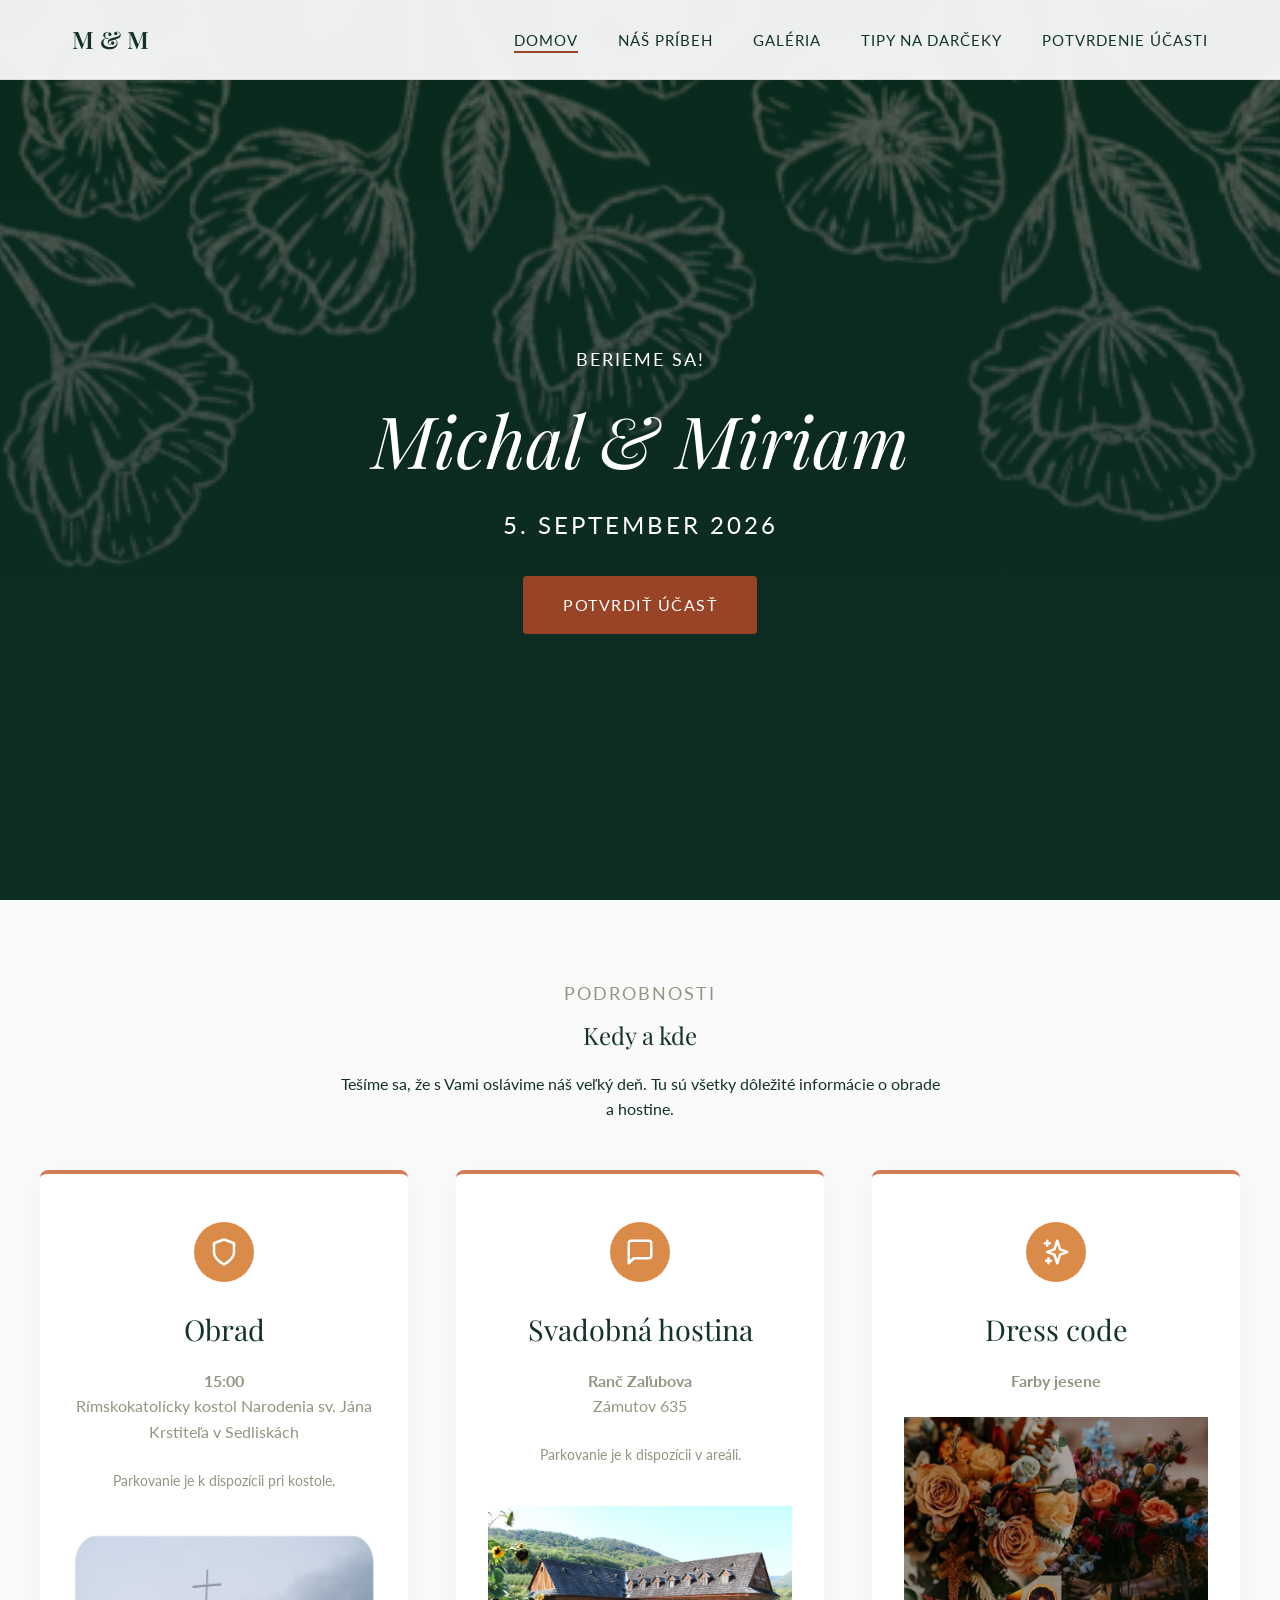
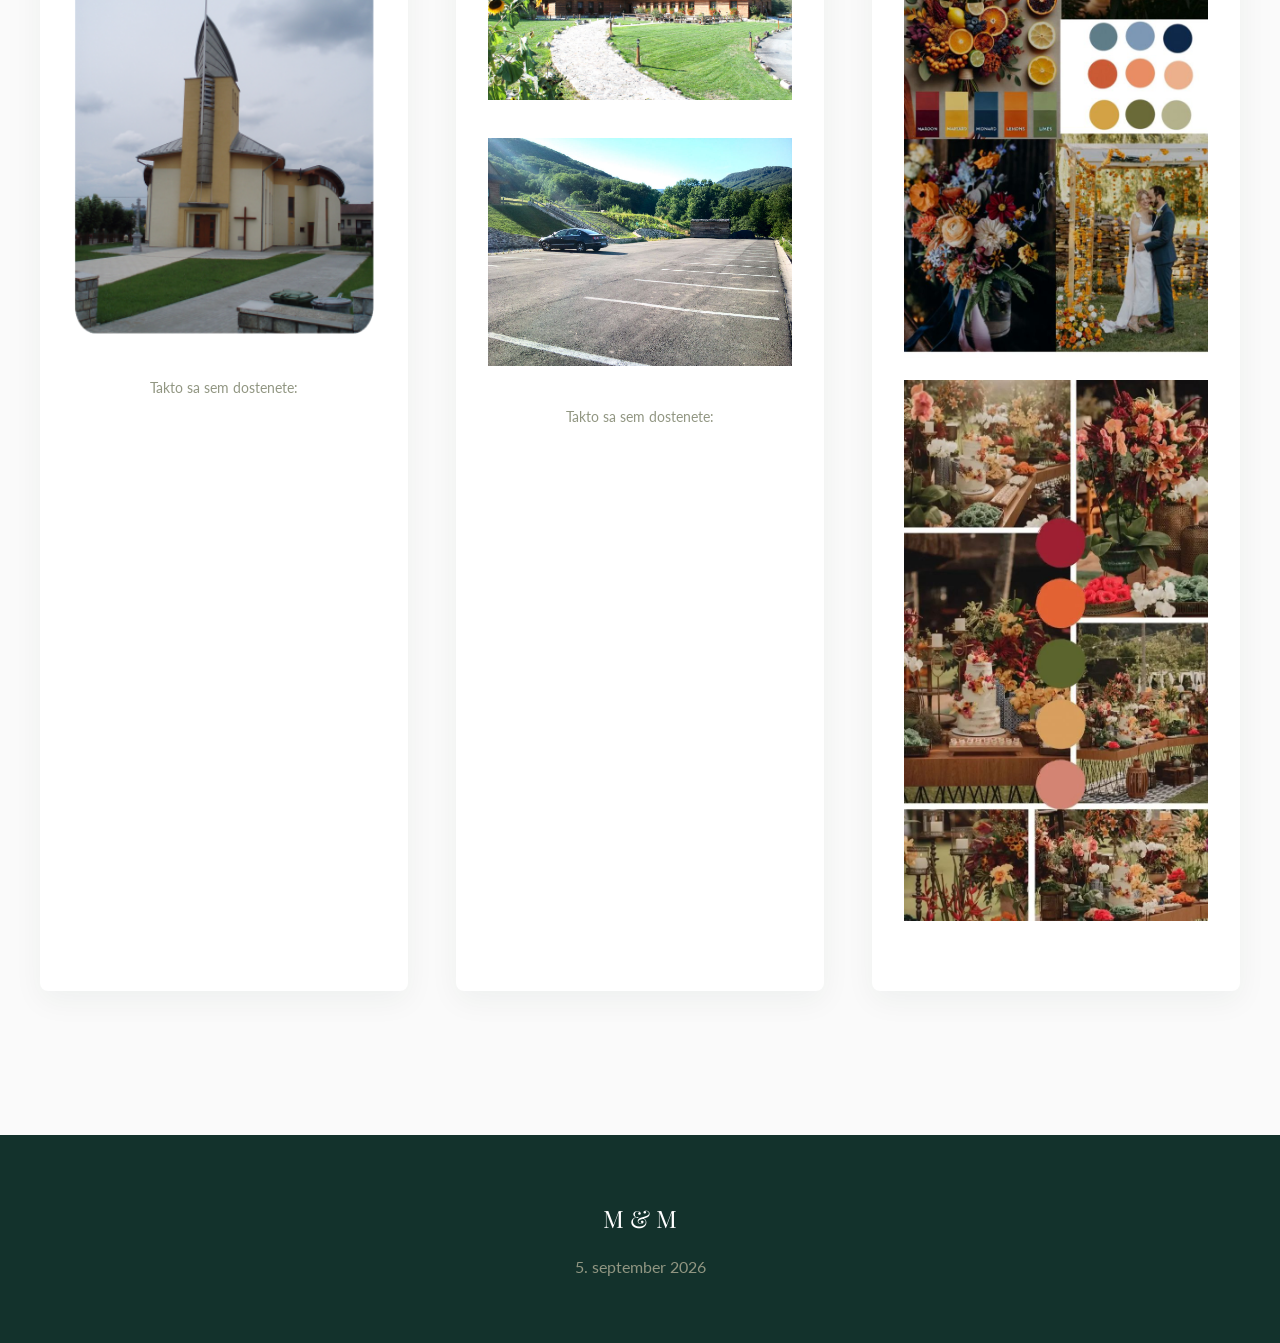
<file: index.html>
<!DOCTYPE html>
<html lang="sk">
<head>
  <meta charset="UTF-8">
  <meta name="viewport" content="width=device-width, initial-scale=1.0">
  <title>Michal & Miriam | Náš veľký deň</title>
  <meta name="description" content="Join us to celebrate the wedding of Michal and Miriam. Find all details about the ceremony and dinner.">
  <link rel="stylesheet" href="css/style.css">
</head>
<body>
  
  <nav class="navbar">
    <div class="container nav-container">
      <a href="index.html" class="logo">M & M</a>
      <button class="hamburger" aria-label="Menu">
        <span></span>
        <span></span>
        <span></span>
      </button>
      <ul class="nav-links">
        <li><a href="index.html" class="nav-link active">Domov</a></li>
        <li><a href="story.html" class="nav-link">Náš príbeh</a></li>
        <li><a href="gallery.html" class="nav-link">Galéria</a></li>
        <li><a href="gifts.html" class="nav-link">Tipy na darčeky</a></li>
        <li><a href="rsvp.html" class="nav-link">Potvrdenie účasti</a></li>
      </ul>
    </div>
  </nav>

  <header class="hero">
    <img src="pictures/uvodnastranka.png" alt="Wedding Couple" class="hero-bg">
    <div class="hero-overlay"></div>
    <div class="hero-content">
      <span class="subtitle" style="color: white;">Berieme sa!</span>
      <h1>Michal & Miriam</h1>
      <p class="hero-date">5. september 2026</p>
      <a href="rsvp.html" class="btn btn-accent">Potvrdiť účasť</a>
    </div>
  </header>

  <section class="section container">
    <div class="text-center animate-on-scroll">
      <span class="subtitle">Podrobnosti</span>
      <h2>Kedy a kde</h2>
      <p style="max-width: 600px; margin: 0 auto;">Tešíme sa, že s Vami oslávime náš veľký deň. Tu sú všetky dôležité informácie o obrade a hostine.</p>
    </div>

    <div class="info-grid animate-on-scroll">
      <!-- Ceremony -->
      <div class="info-card">
        <div class="icon-wrapper">
          <svg fill="none" stroke="currentColor" viewBox="0 0 24 24" xmlns="http://www.w3.org/2000/svg"><path stroke-linecap="round" stroke-linejoin="round" stroke-width="2" d="M12 22s8-4 8-10V5l-8-3-8 3v7c0 6 8 10 8 10z"></path></svg>
        </div>
        <h3>Obrad</h3>
        <p><strong>15:00</strong><br>Rímskokatolícky kostol Narodenia sv. Jána Krstiteľa v Sedliskách</p>
        <p style="font-size: 0.9rem; margin-top: 1rem;"> Parkovanie je k dispozícii pri kostole.</p>
        <img src="pictures/kostol.png" alt="Church" style="width: 100%; height: auto; margin: 1rem 0;">
        <p style="font-size: 0.9rem; margin-top: 1rem;">Takto sa sem dostenete:</p>
        <iframe src="https://www.google.com/maps?q=48.9046900,21.7235092&hl=en&z=15&output=embed" width="100%" height="400" style="border:0; margin: 1rem 0;" allowfullscreen="" loading="lazy"></iframe>
      </div>

      <!-- Dinner -->
      <div class="info-card">
        <div class="icon-wrapper">
          <svg fill="none" stroke="currentColor" viewBox="0 0 24 24" xmlns="http://www.w3.org/2000/svg"><path stroke-linecap="round" stroke-linejoin="round" stroke-width="2" d="M21 15a2 2 0 01-2 2H7l-4 4V5a2 2 0 012-2h14a2 2 0 012 2v10z"></path></svg>
        </div>
        <h3>Svadobná hostina</h3>
        <p><strong>Ranč Zaľubova</strong><br>Zámutov 635</p>
        <p style="font-size: 0.9rem; margin-top: 1rem;">Parkovanie je k dispozícii v areáli.</p>
        <img src="pictures/ranczalubova.jpg" alt="Ranch Zaľubova" style="width: 100%; height: auto; margin: 1rem 0;">
        <img src="pictures/zalubovaparkovanie.jpg" alt="Parking Zaľubova" style="width: 100%; height: auto; margin: 1rem 0;">
        <p style="font-size: 0.9rem; margin-top: 1rem;">Takto sa sem dostenete:</p>
        <iframe src="https://www.google.com/maps?q=48.9014,21.5214&hl=en&z=15&output=embed" width="100%" height="400" style="border:0; margin: 1rem 0;" allowfullscreen="" loading="lazy"></iframe>
      </div>
      
      <!-- Dress Code -->
      <div class="info-card">        <div class="icon-wrapper">
          <svg fill="none" stroke="currentColor" viewBox="0 0 24 24" xmlns="http://www.w3.org/2000/svg"><path stroke-linecap="round" stroke-linejoin="round" stroke-width="2" d="M5 3v4M3 5h4M6 17v4m-2-2h4m5-16l2.286 6.857L21 12l-5.714 2.143L13 21l-2.286-6.857L5 12l5.714-2.143L13 3z"></path></svg>
        </div>        <h3>Dress code</h3>
        <p><strong>Farby jesene</strong></p>
        <img src="pictures/colorpalete.jpeg" alt="Color Palette" style="width: 100%; height: auto;">
        <img src="pictures/colorpalete2.jpeg" alt="Color Palette 2" style="width: 100%; height: auto; margin: 1rem 0;">
      </div>
    </div>
  </section>

  <footer class="footer">
    <h2>M & M</h2>
    <p>5. september 2026</p>
  </footer>

  <script src="js/main.js"></script>
</body>
</html>
</file>
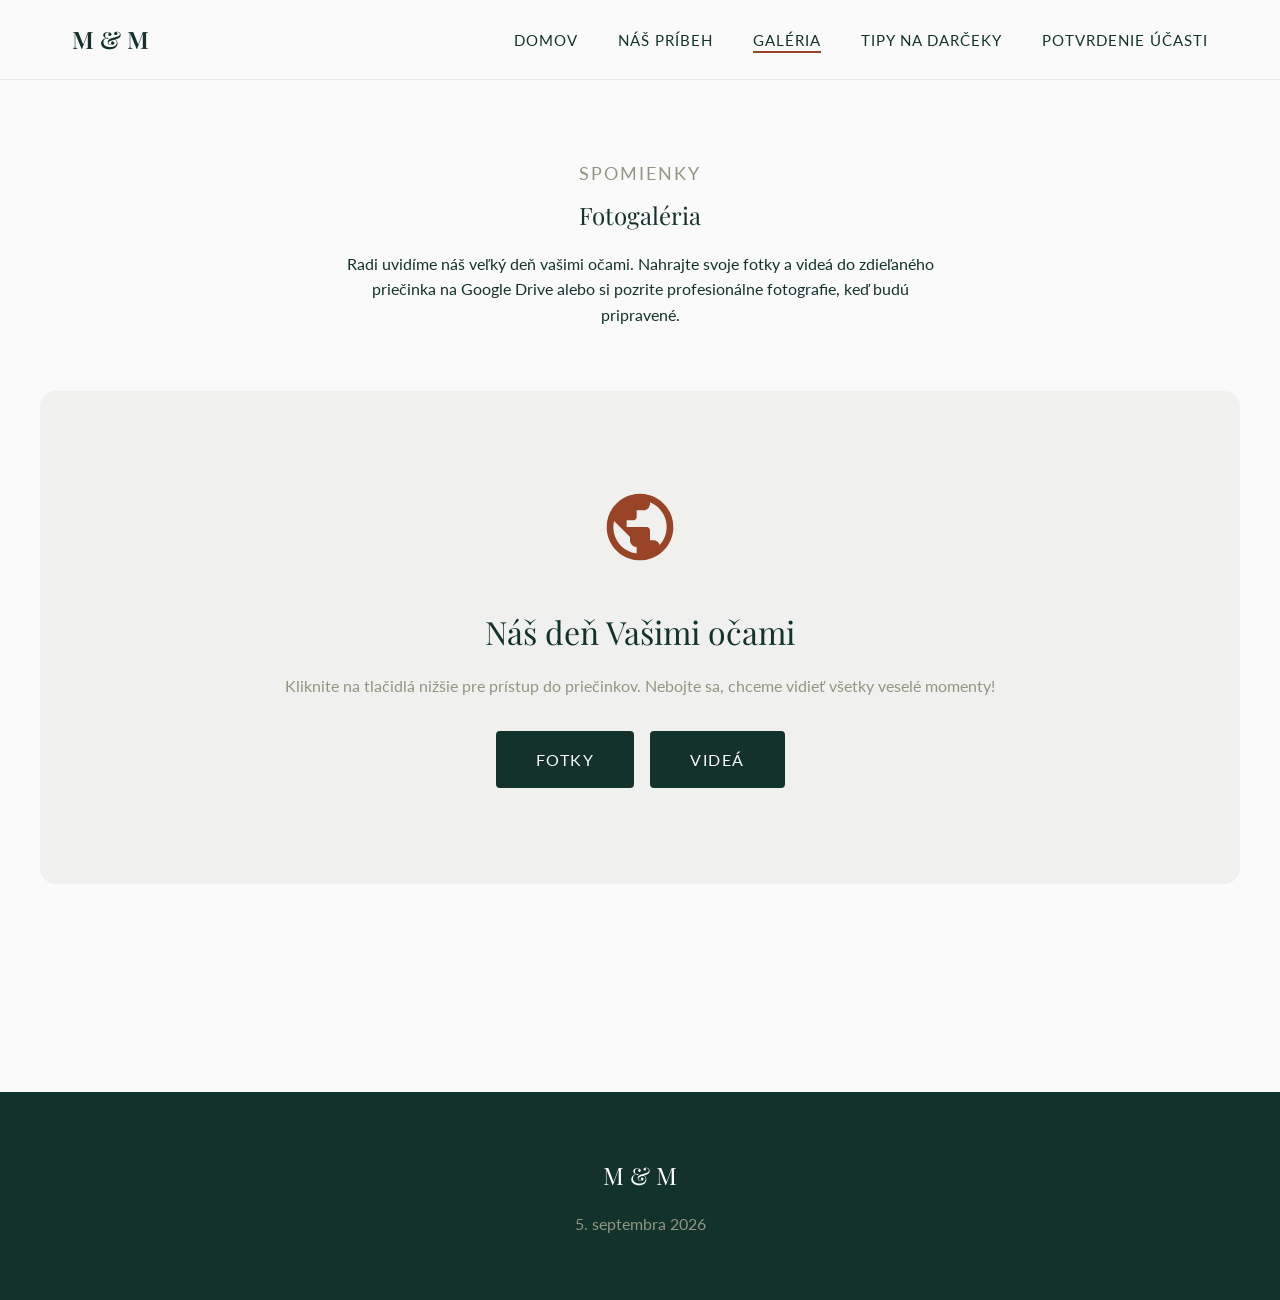
<file: gallery.html>
<!DOCTYPE html>
<html lang="sk">
<head>
  <meta charset="UTF-8">
  <meta name="viewport" content="width=device-width, initial-scale=1.0">
  <title>Galéria | Michal & Miriam</title>
  <meta name="description" content="Prezrite si a zdieľajte fotografie zo svadby Michala a Miriam.">
  <link rel="stylesheet" href="css/style.css">
</head>
<body>
  
  <nav class="navbar">
    <div class="container nav-container">
      <a href="index.html" class="logo">M & M</a>
      <button class="hamburger" aria-label="Menu">
        <span></span>
        <span></span>
        <span></span>
      </button>
      <ul class="nav-links">
        <li><a href="index.html" class="nav-link">Domov</a></li>
        <li><a href="story.html" class="nav-link">Náš príbeh</a></li>
        <li><a href="gallery.html" class="nav-link active">Galéria</a></li>
        <li><a href="gifts.html" class="nav-link">Tipy na darčeky</a></li>
        <li><a href="rsvp.html" class="nav-link">Potvrdenie účasti</a></li>
      </ul>
    </div>
  </nav>

  <section class="section container" style="margin-top: var(--nav-height);">
    <div class="text-center animate-on-scroll">
      <span class="subtitle">Spomienky</span>
      <h2>Fotogaléria</h2>
      <p style="max-width: 600px; margin: 0 auto;">Radi uvidíme náš veľký deň vašimi očami. Nahrajte svoje fotky a videá do zdieľaného priečinka na Google Drive alebo si pozrite profesionálne fotografie, keď budú pripravené.</p>
    </div>

    <div class="drive-section animate-on-scroll">
      <div class="drive-icon">
        <svg fill="currentColor" viewBox="0 0 24 24" style="width: 80px; height: 80px;"><path d="M12 2C6.48 2 2 6.48 2 12s4.48 10 10 10 10-4.48 10-10S17.52 2 12 2zm-1 17.93c-3.95-.49-7-3.85-7-7.93 0-.62.08-1.21.21-1.79L9 15v1c0 1.1.9 2 2 2v1.93zm6.9-2.54c-.26-.81-1-1.39-1.9-1.39h-1v-3c0-.55-.45-1-1-1H8v-2h2c.55 0 1-.45 1-1V7h2c1.1 0 2-.9 2-2v-.41c2.93 1.19 5 4.06 5 7.41 0 2.08-.8 3.97-2.1 5.39z"/></svg>
      </div>
      <h3 style="font-family: var(--font-heading); font-size: 2rem; margin-bottom: 1rem;">Náš deň Vašimi očami</h3>
      <p style="margin-bottom: 2rem; color: var(--sage-green);">Kliknite na tlačidlá nižšie pre prístup do priečinkov. Nebojte sa, chceme vidieť všetky veselé momenty!</p>
      <div style="display: flex; gap: 1rem; justify-content: center; flex-wrap: wrap;">
        <a href="https://drive.google.com/drive/folders/1PjjcN_DR-vE0LJHOYKn3tFgPE0U0i2hJ?usp=sharing" target="_blank" rel="noopener noreferrer" class="btn btn-primary">Fotky</a>
        <a href="https://drive.google.com/drive/folders/1iJc8sBJ5Gop-hXyP0GYcvKCzm0UPJw4Z?usp=sharing" target="_blank" rel="noopener noreferrer" class="btn btn-primary">Videá</a>
      </div>
    </div>
  </section>

  <footer class="footer">
    <h2>M & M</h2>
    <p>5. septembra 2026</p>
  </footer>

  <script src="js/main.js"></script>
</body>
</html>
</file>
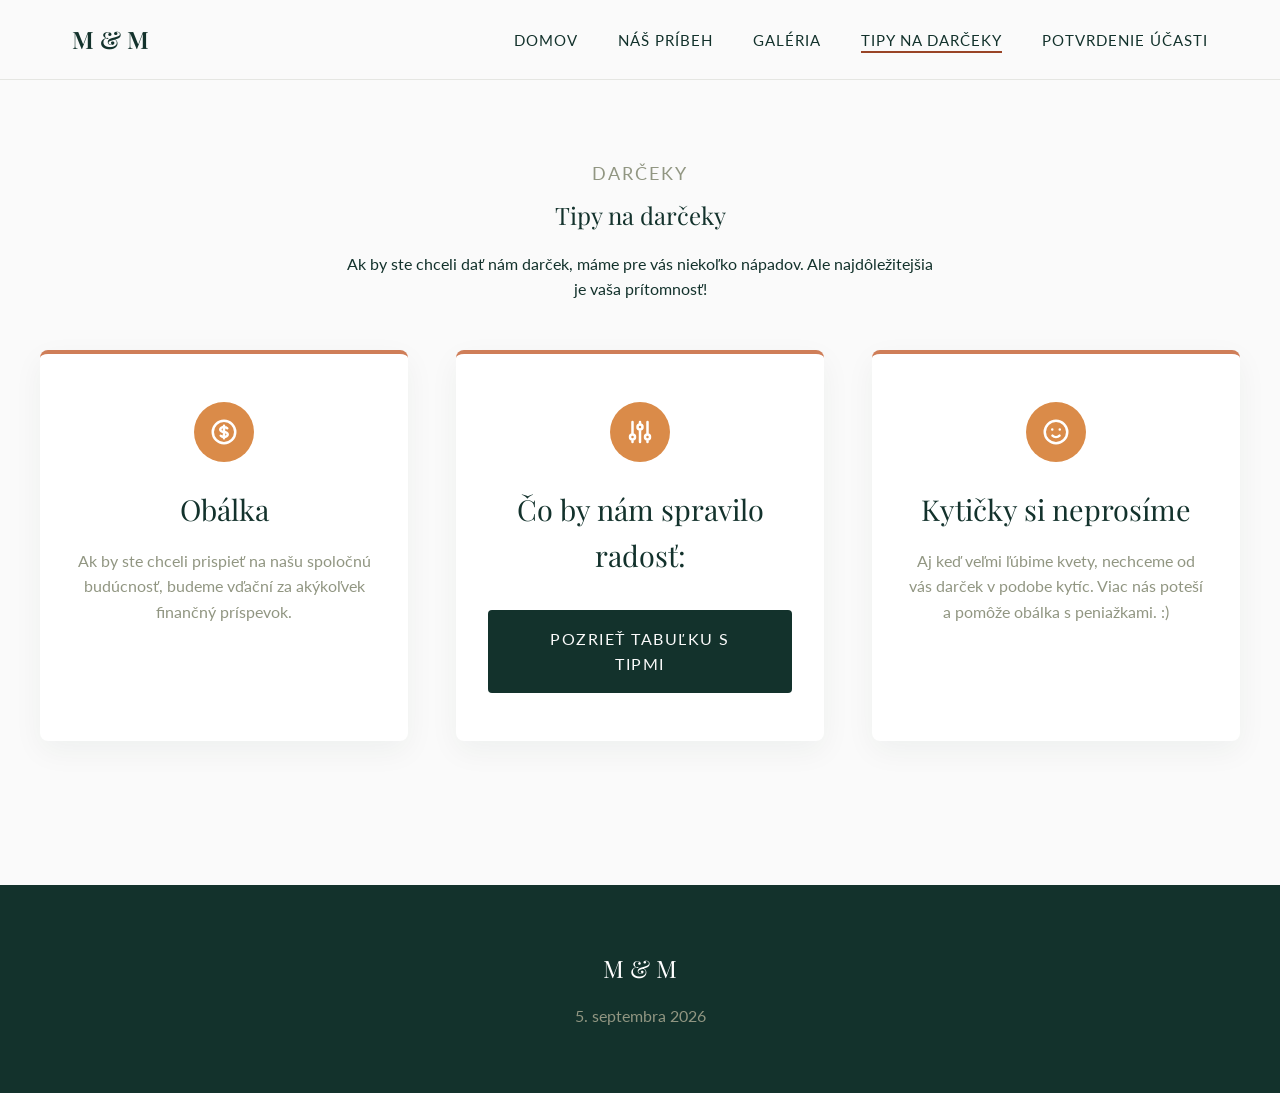
<file: gifts.html>
<!DOCTYPE html>
<html lang="sk">
<head>
  <meta charset="UTF-8">
  <meta name="viewport" content="width=device-width, initial-scale=1.0">
  <title>Tipy na darčeky | Michal & Miriam</title>
  <meta name="description" content="Nápady na darčeky pre svadbu Michala a Miriam.">
  <link rel="stylesheet" href="css/style.css">
</head>
<body>
  
  <nav class="navbar">
    <div class="container nav-container">
      <a href="index.html" class="logo">M & M</a>
      <button class="hamburger" aria-label="Menu">
        <span></span>
        <span></span>
        <span></span>
      </button>
      <ul class="nav-links">
        <li><a href="index.html" class="nav-link">Domov</a></li>
        <li><a href="story.html" class="nav-link">Náš príbeh</a></li>
        <li><a href="gallery.html" class="nav-link">Galéria</a></li>
        <li><a href="gifts.html" class="nav-link active">Tipy na darčeky</a></li>
        <li><a href="rsvp.html" class="nav-link">Potvrdenie účasti</a></li>
      </ul>
    </div>
  </nav>

  <section class="section container" style="margin-top: var(--nav-height);">
    <div class="text-center animate-on-scroll">
      <span class="subtitle">Darčeky</span>
      <h2>Tipy na darčeky</h2>
      <p style="max-width: 600px; margin: 0 auto;">Ak by ste chceli dať nám darček, máme pre vás niekoľko nápadov. Ale najdôležitejšia je vaša prítomnosť! </p>
    </div>

    <div class="info-grid animate-on-scroll">
      <div class="info-card">
        <div class="icon-wrapper">
          <svg fill="none" stroke="currentColor" viewBox="0 0 24 24" xmlns="http://www.w3.org/2000/svg"><path stroke-linecap="round" stroke-linejoin="round" stroke-width="2" d="M12 8c-1.657 0-3 .895-3 2s1.343 2 3 2 3 .895 3 2-1.343 2-3 2m0-8c1.11 0 2.08.402 2.599 1M12 8V7m0 1v8m0 0v1m0-1c-1.11 0-2.08-.402-2.599-1M21 12a9 9 0 11-18 0 9 9 0 0118 0z"></path></svg>
        </div>
        <h3>Obálka</h3>
        <p>Ak by ste chceli prispieť na našu spoločnú budúcnosť, budeme vďační za akýkoľvek finančný príspevok.</p>
      </div>

      <div class="info-card">
        <div class="icon-wrapper">
          <svg fill="none" stroke="currentColor" viewBox="0 0 24 24" xmlns="http://www.w3.org/2000/svg"><path stroke-linecap="round" stroke-linejoin="round" stroke-width="2" d="M12 6V4m0 2a2 2 0 100 4m0-4a2 2 0 110 4m-6 8a2 2 0 100-4m0 4a2 2 0 110-4m0 4v2m0-6V4m6 6v10m6-2a2 2 0 100-4m0 4a2 2 0 110-4m0 4v2m0-6V4"></path></svg>
        </div>
        <h3>Čo by nám spravilo radosť:</h3>
        <a href="https://docs.google.com/spreadsheets/d/1HzstldSytqBF70TBmkRo_3FkgtyweOkh9HOLz8vUplo/edit?usp=sharing" target="_blank" rel="noopener noreferrer" class="btn btn-primary" style="margin-top: 1rem;">Pozrieť tabuľku s tipmi</a>
      </div>

      <div class="info-card">
        <div class="icon-wrapper">
          <svg fill="none" stroke="currentColor" viewBox="0 0 24 24" xmlns="http://www.w3.org/2000/svg"><path stroke-linecap="round" stroke-linejoin="round" stroke-width="2" d="M14.828 14.828a4 4 0 01-5.656 0M9 10h.01M15 10h.01M21 12a9 9 0 11-18 0 9 9 0 0118 0z"></path></svg>
        </div>
        <h3>Kytičky si neprosíme</h3>
        <p>Aj keď veľmi ľúbime kvety, nechceme od vás darček v podobe kytíc. Viac nás poteší a pomôže obálka s peniažkami. :) </p>
      </div>
    </div>
  </section>

  <footer class="footer">
    <h2>M & M</h2>
    <p>5. septembra 2026</p>
  </footer>

  <script src="js/main.js"></script>
</body>
</html>
</file>
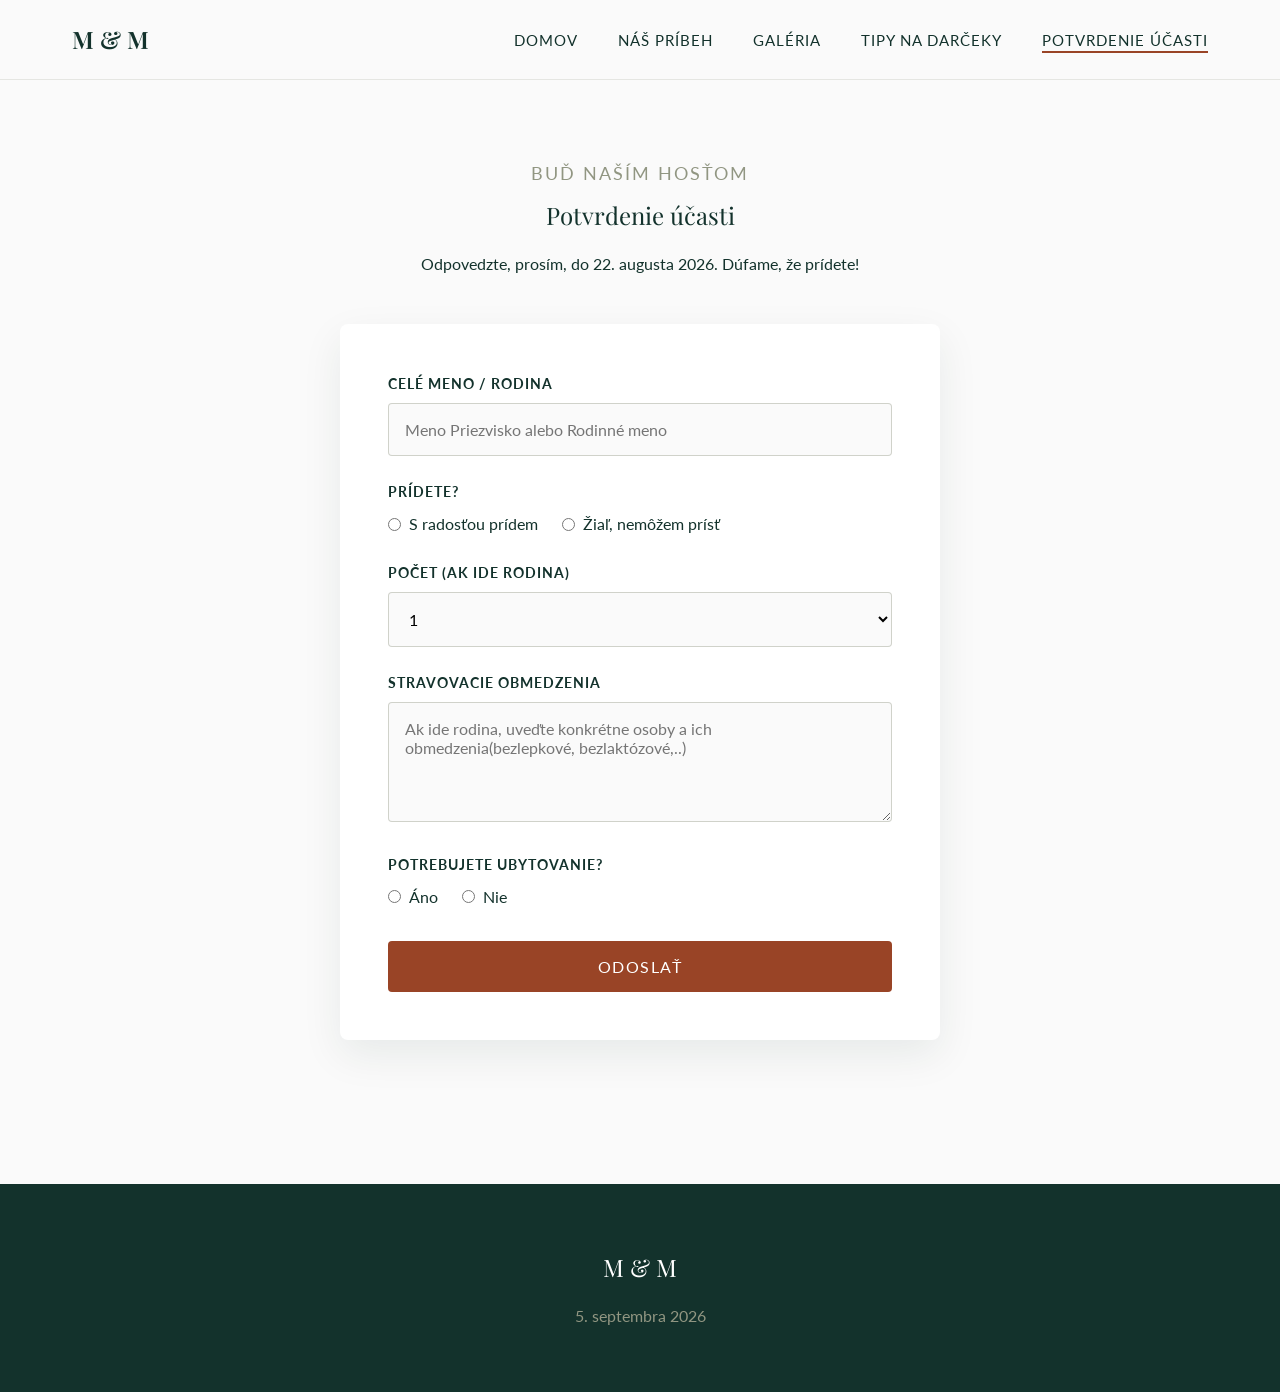
<file: rsvp.html>
<!DOCTYPE html>
<html lang="sk">
<head>
  <meta charset="UTF-8">
  <meta name="viewport" content="width=device-width, initial-scale=1.0">
  <title>Potvrdenie účasti | Michal & Miriam</title>
  <meta name="description" content="Potvrďte účasť na svadbe Michala a Miriam.">
  <link rel="stylesheet" href="css/style.css">
</head>
<body>
  
  <nav class="navbar">
    <div class="container nav-container">
      <a href="index.html" class="logo">M & M</a>
      <button class="hamburger" aria-label="Menu">
        <span></span>
        <span></span>
        <span></span>
      </button>
      <ul class="nav-links">
        <li><a href="index.html" class="nav-link">Domov</a></li>
        <li><a href="story.html" class="nav-link">Náš príbeh</a></li>
        <li><a href="gallery.html" class="nav-link">Galéria</a></li>
        <li><a href="gifts.html" class="nav-link">Tipy na darčeky</a></li>
        <li><a href="rsvp.html" class="nav-link active">Potvrdenie účasti</a></li>
      </ul>
    </div>
  </nav>

  <section class="section container" style="margin-top: var(--nav-height);">
    <div class="text-center animate-on-scroll">
      <span class="subtitle">Buď naším hosťom</span>
      <h2>Potvrdenie účasti</h2>
      <p style="margin-bottom: 3rem;">Odpovedzte, prosím, do 22. augusta 2026. Dúfame, že prídete!</p>
    </div>

    <div class="form-container animate-on-scroll">
      <form id="rsvpForm">
        <div class="form-group">
          <label for="fullName" class="form-label">Celé meno / rodina</label>
          <input type="text" id="fullName" name="fullName" class="form-control" required placeholder="Meno Priezvisko alebo Rodinné meno">
        </div>

        <div class="form-group">
          <label class="form-label">Prídete?</label>
          <div class="radio-group">
            <label class="radio-label">
              <input type="radio" name="attending" value="yes" required> S radosťou prídem
            </label>
            <label class="radio-label">
              <input type="radio" name="attending" value="no" required> Žiaľ, nemôžem prísť
            </label>
          </div>
        </div>

        <div class="form-group">
          <label for="guests" class="form-label">Počet (ak ide rodina)</label>
          <select id="guests" name="guests" class="form-control" required>
            <option value="1">1</option>
            <option value="2">2</option>
            <option value="3">3</option>
            <option value="4">4</option>
            <option value="5">5</option>
            <option value="6">6</option>
            <option value="7">7</option>
            <option value="8">8</option>
          </select>
        </div>

        <div class="form-group">
          <label for="dietary" class="form-label">Stravovacie obmedzenia</label>
          <textarea id="dietary" name="dietary" class="form-control" placeholder="Ak ide rodina, uveďte konkrétne osoby a ich obmedzenia(bezlepkové, bezlaktózové,..)"></textarea>
        </div>

        <div class="form-group">
          <label class="form-label">Potrebujete ubytovanie?</label>
          <div class="radio-group">
            <label class="radio-label">
              <input type="radio" name="accommodation" value="yes" required> Áno
            </label>
            <label class="radio-label">
              <input type="radio" name="accommodation" value="no" required> Nie
            </label>
          </div>
        </div>

        <div class="text-center" style="margin-top: 2rem;">
          <button type="submit" class="btn btn-accent" style="width: 100%;">Odoslať</button>
        </div>
      </form>
    </div>
  </section>

  <footer class="footer">
    <h2>M & M</h2>
    <p>5. septembra 2026</p>
  </footer>

  <script src="js/main.js"></script>
</body>
</html>
</file>
<file: css/style.css>
@import url('https://fonts.googleapis.com/css2?family=Lato:wght@300;400;700&family=Playfair+Display:ital,wght@0,400;0,600;1,400&display=swap');

:root {
  /* Color Palette */
  --dark-forest: #13322C;
  --sage-green: #919682;
  --rustic-terracotta: #994426;
  --burnt-orange: #BA4816;
  --warm-apricot: #DA8B49;
  --dusty-peach: #CF7E58;

  --bg-color: #FAFAFA; /* Off-white for clean look */
  --surface-color: #FFFFFF;

  /* Typography */
  --font-heading: 'Playfair Display', serif;
  --font-body: 'Lato', sans-serif;

  /* Spacing & Sizes */
  --nav-height: 80px;
  --radius-sm: 4px;
  --radius-md: 8px;
  --radius-lg: 16px;
  
  --transition: all 0.3s ease-in-out;
}

* {
  margin: 0;
  padding: 0;
  box-sizing: border-box;
}

body {
  font-family: var(--font-body);
  background-color: var(--bg-color);
  color: var(--dark-forest);
  line-height: 1.6;
  overflow-x: hidden;
}

h1, h2, h3, h4, h5, h6 {
  font-family: var(--font-heading);
  font-weight: 400;
  margin-bottom: 1rem;
}

a {
  text-decoration: none;
  color: inherit;
  transition: var(--transition);
}

ul {
  list-style: none;
}

/* Typography utilities */
.text-center { text-align: center; }
.subtitle {
  font-size: 1.1rem;
  color: var(--sage-green);
  text-transform: uppercase;
  letter-spacing: 2px;
  margin-bottom: 0.5rem;
  display: block;
}

/* Layout */
.container {
  max-width: 1200px;
  margin: 0 auto;
  padding: 0 2rem;
}

.section {
  padding: 5rem 0;
}

/* Navigation */
.navbar {
  position: fixed;
  top: 0;
  left: 0;
  width: 100%;
  height: var(--nav-height);
  background-color: rgba(250, 250, 250, 0.95);
  backdrop-filter: blur(10px);
  z-index: 1000;
  display: flex;
  align-items: center;
  border-bottom: 1px solid rgba(145, 150, 130, 0.2);
}

.nav-container {
  display: flex;
  justify-content: space-between;
  align-items: center;
  width: 100%;
}

.logo {
  font-family: var(--font-heading);
  font-size: 1.5rem;
  font-weight: 600;
  color: var(--dark-forest);
}

.nav-links {
  display: flex;
  gap: 2.5rem;
}

.nav-link {
  font-size: 0.95rem;
  text-transform: uppercase;
  letter-spacing: 1px;
  color: var(--dark-forest);
  position: relative;
}

.nav-link::after {
  content: '';
  position: absolute;
  width: 0;
  height: 2px;
  bottom: -4px;
  left: 0;
  background-color: var(--rustic-terracotta);
  transition: var(--transition);
}

.nav-link:hover::after, .nav-link.active::after {
  width: 100%;
}

.hamburger {
  display: none;
  cursor: pointer;
  background: none;
  border: none;
  flex-direction: column;
  gap: 5px;
}

.hamburger span {
  display: block;
  width: 25px;
  height: 2px;
  background-color: var(--dark-forest);
  transition: var(--transition);
}

/* Buttons */
.btn {
  display: inline-block;
  padding: 1rem 2.5rem;
  font-family: var(--font-body);
  font-size: 1rem;
  text-transform: uppercase;
  letter-spacing: 1.5px;
  border: none;
  cursor: pointer;
  border-radius: var(--radius-sm);
  transition: var(--transition);
  text-align: center;
}

.btn-primary {
  background-color: var(--dark-forest);
  color: var(--bg-color);
}

.btn-primary:hover {
  background-color: var(--sage-green);
  color: var(--bg-color);
}

.btn-accent {
  background-color: var(--rustic-terracotta);
  color: white;
}

.btn-accent:hover {
  background-color: var(--burnt-orange);
}

/* Hero Section */
.hero {
  height: 100vh;
  min-height: 600px;
  display: flex;
  align-items: center;
  justify-content: center;
  position: relative;
  text-align: center;
  padding-top: var(--nav-height);
}

.hero-bg {
  position: absolute;
  top: 0;
  left: 0;
  width: 100%;
  height: 100%;
  object-fit: cover;
  z-index: -2;
}

.hero-overlay {
  position: absolute;
  top: 0;
  left: 0;
  width: 100%;
  height: 100%;
  background: linear-gradient(to bottom, rgba(19, 50, 44, 0.4), rgba(19, 50, 44, 0.7));
  z-index: -1;
}

.hero-content {
  color: white;
  max-width: 800px;
  padding: 2rem;
  animation: fadeIn 1.5s ease-out;
}

.hero-content h1 {
  font-size: 4.5rem;
  margin-bottom: 0.5rem;
  font-style: italic;
}

.hero-date {
  font-size: 1.5rem;
  letter-spacing: 3px;
  text-transform: uppercase;
  margin-bottom: 2rem;
}

/* Info Cards */
.info-grid {
  display: grid;
  grid-template-columns: repeat(auto-fit, minmax(300px, 1fr));
  gap: 3rem;
  margin-top: 3rem;
}

.info-card {
  background: var(--surface-color);
  padding: 3rem 2rem;
  text-align: center;
  border-radius: var(--radius-md);
  box-shadow: 0 10px 30px rgba(19, 50, 44, 0.05);
  border-top: 4px solid var(--dusty-peach);
  transition: transform 0.3s ease;
}

.info-card:hover {
  transform: translateY(-5px);
}

.info-card h3 {
  color: var(--dark-forest);
  font-size: 1.8rem;
  margin-bottom: 1rem;
}

.info-card p {
  color: var(--sage-green);
  margin-bottom: 1.5rem;
}

.icon-wrapper {
  width: 60px;
  height: 60px;
  background-color: var(--warm-apricot);
  border-radius: 50%;
  display: flex;
  align-items: center;
  justify-content: center;
  margin: 0 auto 1.5rem;
  color: white;
}

.icon-wrapper svg {
  width: 30px;
  height: 30px;
}

/* Form Styles */
.form-container {
  max-width: 600px;
  margin: 0 auto;
  background: var(--surface-color);
  padding: 3rem;
  border-radius: var(--radius-md);
  box-shadow: 0 15px 40px rgba(19, 50, 44, 0.08);
}

.form-group {
  margin-bottom: 1.5rem;
}

.form-label {
  display: block;
  margin-bottom: 0.5rem;
  color: var(--dark-forest);
  font-weight: 700;
  font-size: 0.9rem;
  text-transform: uppercase;
  letter-spacing: 1px;
}

.form-control {
  width: 100%;
  padding: 1rem;
  border: 1px solid rgba(145, 150, 130, 0.4);
  border-radius: var(--radius-sm);
  font-family: var(--font-body);
  font-size: 1rem;
  transition: var(--transition);
  background-color: #fafafa;
}

.form-control:focus {
  outline: none;
  border-color: var(--burnt-orange);
  background-color: white;
  box-shadow: 0 0 0 3px rgba(186, 72, 22, 0.1);
}

textarea.form-control {
  resize: vertical;
  min-height: 120px;
}

.radio-group {
  display: flex;
  gap: 1.5rem;
  margin-top: 0.5rem;
}

.radio-label {
  display: flex;
  align-items: center;
  gap: 0.5rem;
  cursor: pointer;
}

/* Gallery / Drive Link */
.drive-section {
  text-align: center;
  padding: 6rem 2rem;
  background-color: rgba(145, 150, 130, 0.1);
  border-radius: var(--radius-lg);
  margin: 4rem 0;
}

.drive-icon {
  margin-bottom: 2rem;
  color: var(--rustic-terracotta);
}

/* Story Masonry */
.masonry-grid {
  display: grid;
  grid-template-columns: repeat(auto-fill, minmax(300px, 1fr));
  gap: 1.5rem;
  grid-auto-rows: 10px;
  margin-top: 3rem;
}

.masonry-item {
  border-radius: var(--radius-md);
  overflow: hidden;
  position: relative;
  box-shadow: 0 5px 15px rgba(0,0,0,0.1);
}

.masonry-item img {
  width: 100%;
  height: 100%;
  object-fit: cover;
  display: block;
  transition: transform 0.5s ease;
}

.masonry-item:hover img {
  transform: scale(1.05);
}

.masonry-tall { grid-row-end: span 35; }
.masonry-short { grid-row-end: span 25; }

/* Footer */
.footer {
  background-color: var(--dark-forest);
  color: var(--sage-green);
  text-align: center;
  padding: 4rem 2rem;
  margin-top: 4rem;
}

.footer h2 {
  font-family: var(--font-heading);
  color: white;
  margin-bottom: 1rem;
}

/* Animations */
@keyframes fadeIn {
  from { opacity: 0; transform: translateY(20px); }
  to { opacity: 1; transform: translateY(0); }
}

.animate-on-scroll {
  opacity: 0;
  transform: translateY(30px);
  transition: opacity 0.8s ease-out, transform 0.8s ease-out;
}

.animate-on-scroll.visible {
  opacity: 1;
  transform: translateY(0);
}

/* Mobile Responsive */
@media (max-width: 768px) {
  .hamburger {
    display: flex;
  }

  .nav-links {
    position: fixed;
    top: var(--nav-height);
    left: -100%;
    width: 100%;
    height: calc(100vh - var(--nav-height));
    background-color: var(--bg-color);
    flex-direction: column;
    align-items: center;
    justify-content: center;
    gap: 2rem;
    transition: var(--transition);
  }

  .nav-links.active {
    left: 0;
  }

  .nav-link {
    font-size: 1.2rem;
  }

  .hero-content h1 {
    font-size: 3rem;
  }
  
  .section {
    padding: 3rem 0;
  }
}
</file>
